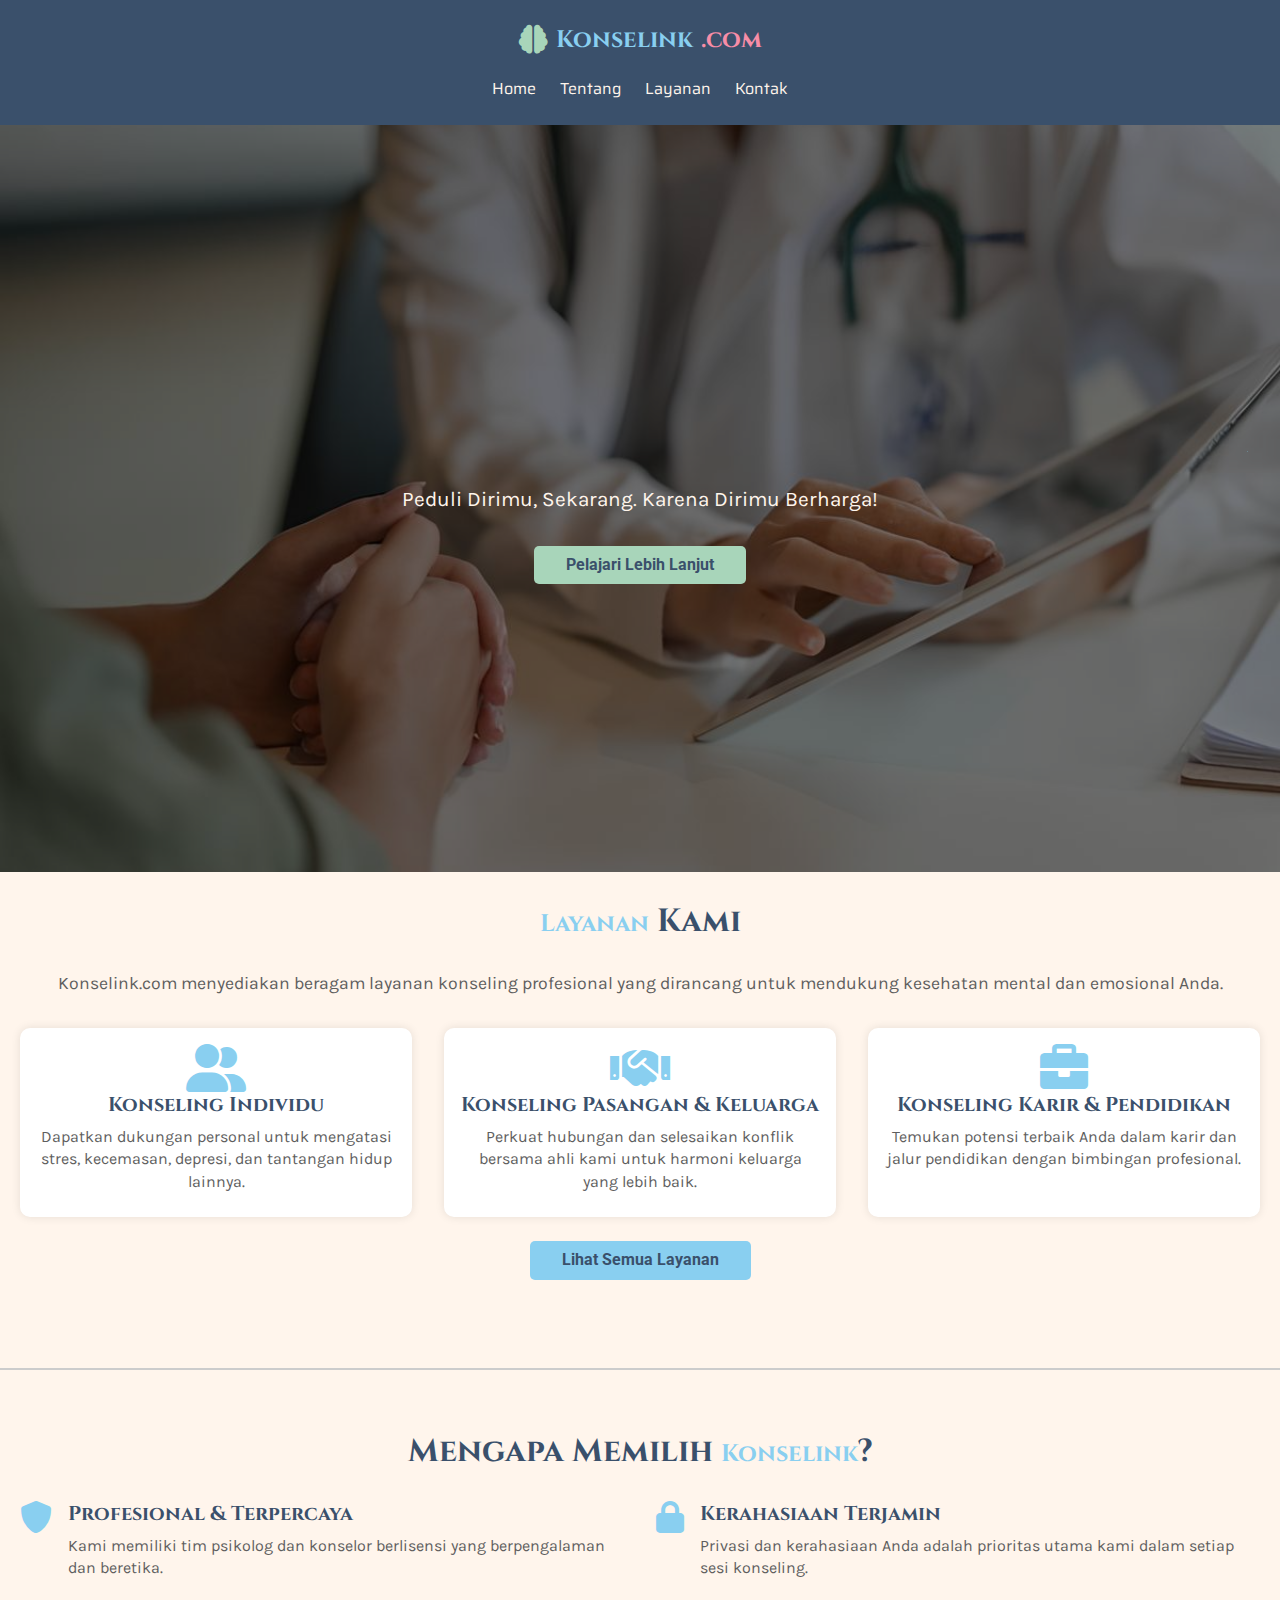
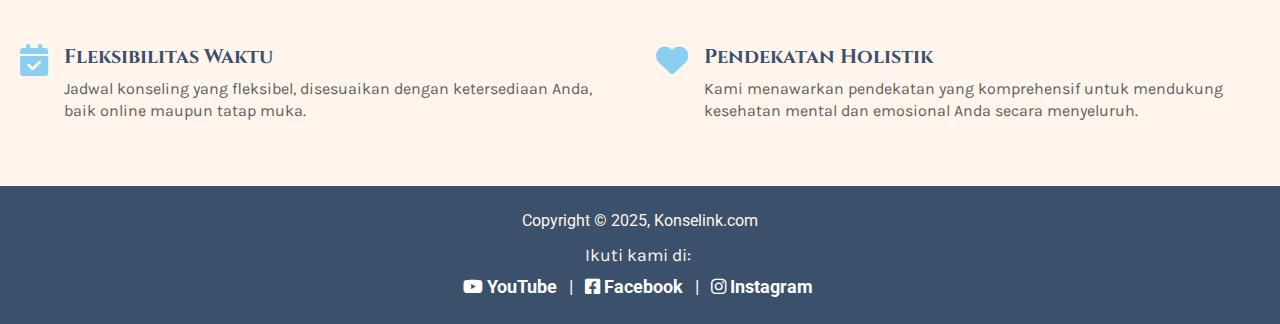
<file: index.html>
<!DOCTYPE html>
<html lang="id">
<head>
    <meta charset="UTF-8" />
    <meta name="viewport" content="width=device-width, initial-scale=1.0"/>
    <title>Konselink.com | Pusat Layanan Psikologi & Konseling</title>
    <meta name="description" content="Dapatkan bantuan psikolog terpercaya kapan saja. Konselink.com hadir untuk mendampingi kamu melalui sesi konseling yang fleksibel dan aman.">
    <link rel="stylesheet" href="css/style.css" />
    <link rel="stylesheet" href="https://cdnjs.cloudflare.com/ajax/libs/font-awesome/6.0.0-beta3/css/all.min.css"/>
</head>
<body>
    <nav id="navbar">
        <div class="container">
            <div class="logo">
                <h1>
                <i class="fas fa-brain icon-highlight" aria-hidden="true"></i>
                <span class="text-primary">Konselink</span>
                <span class="text-highlight">.com</span>
                </h1>
            </div>

            <ul class="nav-links">
                <li><a href="index.html">Home</a></li>
                <li><a href="tentang.html">Tentang</a></li>
                <li><a href="layanan.html">Layanan</a></li>
                <li><a href="contact.html">Kontak</a></li>
            </ul>
        </div>
    </nav>

    <main>
    <header id="showcase">
        <div class="overlay"></div>
        <div class="showcase-content">
            <div class="marquee">
                <h1 class="l-heading">Mulai Perjalanan Kesejahteraan Mentalmu</h1>
            </div>
            <p class="lead animate-fade-in-delay">
                Peduli Dirimu, Sekarang. Karena Dirimu Berharga!
            </p>
            <a href="tentang.html" class="btn animate-slide-up">Pelajari Lebih Lanjut</a>
        </div>
    </header>

    <section id="services-overview" class="bg-light py-2">
        <div class="container">
            <h2 class="m-heading text-center">
                <span class="text-primary">Layanan</span> Kami
            </h2>
            <p class="section-description text-center">
                Konselink.com menyediakan beragam layanan konseling profesional yang dirancang untuk mendukung kesehatan mental dan emosional Anda.
            </p>
            <div class="items grid-3">
                <div class="item card text-center">
                    <i class="fas fa-user-friends fa-3x text-primary"></i>
                    <h3>Konseling Individu</h3>
                    <p>Dapatkan dukungan personal untuk mengatasi stres, kecemasan, depresi, dan tantangan hidup lainnya.</p>
                </div>

                <div class="item card text-center">
                    <i class="fas fa-handshake fa-3x text-primary"></i>
                    <h3>Konseling Pasangan & Keluarga</h3>
                    <p>Perkuat hubungan dan selesaikan konflik bersama ahli kami untuk harmoni keluarga yang lebih baik.</p>
                </div>

                <div class="item card text-center">
                    <i class="fas fa-briefcase fa-3x text-primary"></i>
                    <h3>Konseling Karir & Pendidikan</h3>
                    <p>Temukan potensi terbaik Anda dalam karir dan jalur pendidikan dengan bimbingan profesional.</p>
                </div>
            </div>

            <div class="text-center py-1">
                 <a href="layanan.html" class="btn btn-dark">Lihat Semua Layanan</a>
            </div>
        </div>
    </section>

    <div class="section-divider"></div>

    <section id="why-choose-us" class="py-2">
        <div class="container">
            <h2 class="m-heading text-center">
                Mengapa Memilih <span class="text-primary">Konselink</span>?
            </h2>
            <div class="items grid-2">
                <div class="item why-card">
                    <i class="fas fa-shield-alt fa-2x text-primary"></i>
                    <div>
                        <h3>Profesional & Terpercaya</h3>
                        <p>Kami memiliki tim psikolog dan konselor berlisensi yang berpengalaman dan beretika.</p>
                    </div>
                </div>
                <div class="item why-card">
                    <i class="fas fa-lock fa-2x text-primary"></i>
                    <div>
                        <h3>Kerahasiaan Terjamin</h3>
                        <p>Privasi dan kerahasiaan Anda adalah prioritas utama kami dalam setiap sesi konseling.</p>
                    </div>
                </div>
                <div class="item why-card">
                    <i class="fas fa-calendar-check fa-2x text-primary"></i>
                    <div>
                        <h3>Fleksibilitas Waktu</h3>
                        <p>Jadwal konseling yang fleksibel, disesuaikan dengan ketersediaan Anda, baik online maupun tatap muka.</p>
                    </div>
                </div>
                <div class="item why-card">
                    <i class="fas fa-heart fa-2x text-primary"></i>
                    <div>
                        <h3>Pendekatan Holistik</h3>
                        <p>Kami menawarkan pendekatan yang komprehensif untuk mendukung kesehatan mental dan emosional Anda secara menyeluruh.</p>
                    </div>
                </div>
            </div>
        </div>
        </section>
        </main>


    <footer id="main-footer" class="bg-dark text-center py-1">
          <div class="container">
            Copyright &copy; 2025, Konselink.com
          </div>
          <div class="social-links text-center">
            <p>Ikuti kami di:</p>
            <a href="https://www.youtube.com/" target="_blank" rel="noopener noreferrer" class="social-link">
            <i class="fab fa-youtube" aria-hidden="true"></i> YouTube
            </a> |
            <a href="https://www.facebook.com/" target="_blank" rel="noopener noreferrer" class="social-link">
            <i class="fab fa-facebook-square" aria-hidden="true"></i> Facebook
            </a> |
            <a href="https://www.instagram.com/" target="_blank" rel="noopener noreferrer" class="social-link">
            <i class="fab fa-instagram" aria-hidden="true"></i> Instagram
            </a>
          </div>
        </footer>
</body>
</html>
</file>
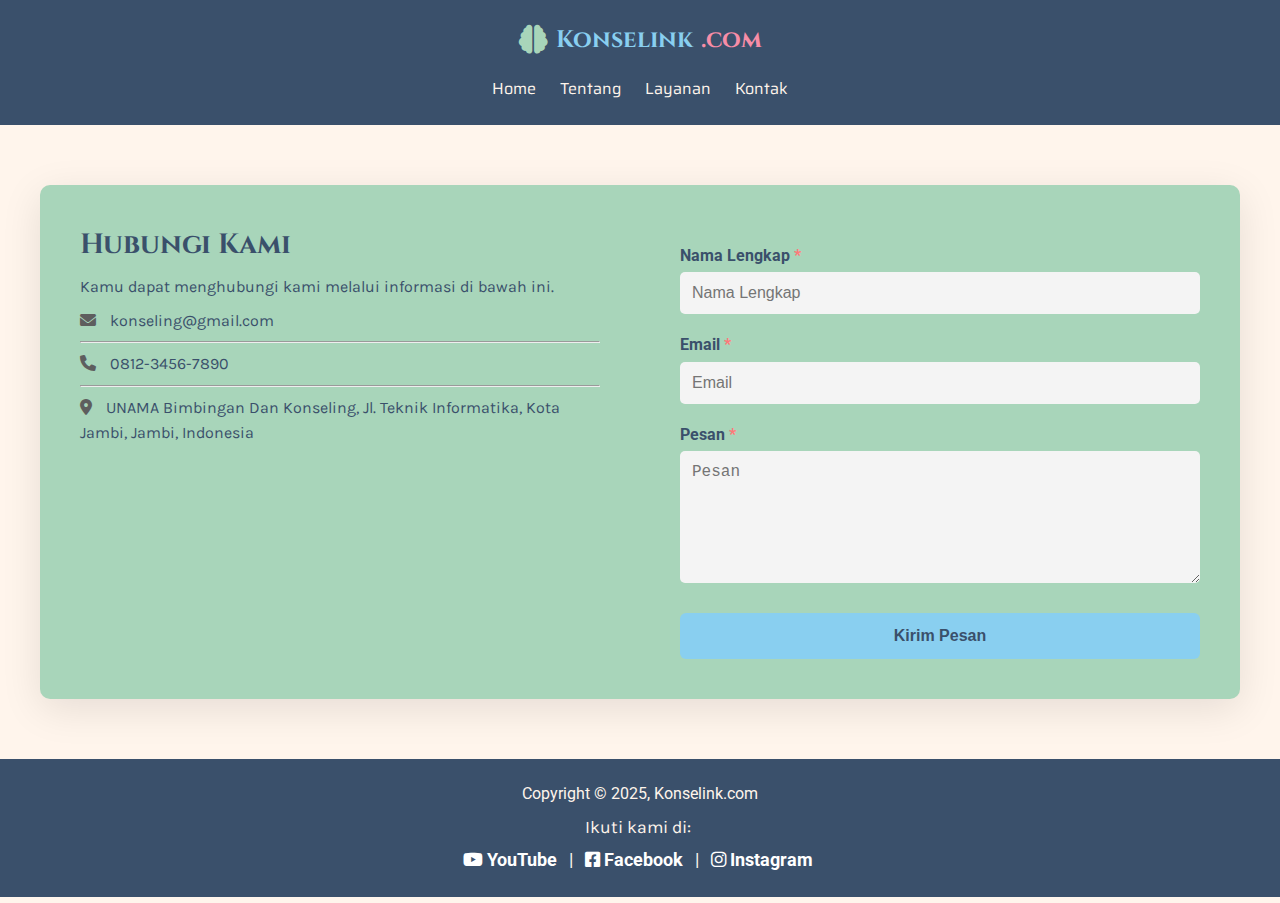
<file: contact.html>
<!DOCTYPE html>
<html lang="id">
<head>
  <meta charset="UTF-8">
  <meta name="viewport" content="width=device-width, initial-scale=1.0">
  <title>Konselink.com | Pusat Layanan Psikologi & Konseling</title>
  <meta name="description" content="Dapatkan bantuan psikolog terpercaya kapan saja. Konselink.com hadir untuk mendampingi kamu melalui sesi konseling yang fleksibel dan aman.">
  <link rel="stylesheet" href="css/style.css" />
  <link rel="stylesheet" href="https://cdnjs.cloudflare.com/ajax/libs/font-awesome/6.0.0-beta3/css/all.min.css"/>
</head>
<body>
    <nav id="navbar">
      <div class="container">
        <div class="logo">
          <h1>
            <i class="fas fa-brain icon-highlight" aria-hidden="true"></i>
            <span class="text-primary">Konselink</span>
            <span class="text-highlight">.com</span>
          </h1>
        </div>

            <ul class="nav-links">
                <li><a href="index.html">Home</a></li>
                <li><a href="tentang.html">Tentang</a></li>
                <li><a href="layanan.html">Layanan</a></li>
                <li><a href="contact.html">Kontak</a></li>
            </ul>     
      </div>   
    </nav>

 <main>
  <section class="contact-section">
    <div class="contact-container">
      <!-- Kiri: Info Kontak -->
      <div class="contact-info">
        <h2>Hubungi Kami</h2>
        <p>Kamu dapat menghubungi kami melalui informasi di bawah ini.</p>
        <p><i class="fas fa-envelope"></i> konseling@gmail.com</p>
        <hr>
        <p><i class="fas fa-phone"></i> 0812-3456-7890</p>
        <hr>
        <p><i class="fas fa-map-marker-alt"></i> 
          UNAMA Bimbingan Dan Konseling, Jl. Teknik Informatika, Kota Jambi, Jambi, Indonesia
        </p>
      </div>

      <!-- Kanan: Form Kontak -->
      <div class="contact-form">

        <div id="pesanSukses" class="message-box">
    Terima kasih! Pesan kamu sudah dikirim.
  </div>

        <form id="kontakForm" action="#" method="post">
          <label for="nama">Nama Lengkap <span class="required">*</span></label>
          <input type="text" id="nama" name="nama" placeholder="Nama Lengkap" required />

          <label for="email">Email <span class="required">*</span></label>
          <input type="email" id="email" name="email" placeholder="Email" required />

          <label for="pesan">Pesan <span class="required">*</span></label>
          <textarea id="pesan" name="pesan" placeholder="Pesan" rows="6" required></textarea>

          <button type="submit">Kirim Pesan</button>

    
        </form>
      </div>
    </div>
  </section>
  </main>

     <footer id="main-footer" class="bg-dark text-center py-1">
          <div class="container">
            Copyright &copy; 2025, Konselink.com
          </div>
          <div class="social-links text-center">
            <p>Ikuti kami di:</p>
            <a href="https://www.youtube.com/" target="_blank" rel="noopener noreferrer" class="social-link">
            <i class="fab fa-youtube" aria-hidden="true"></i> YouTube
            </a> |
            <a href="https://www.facebook.com/" target="_blank" rel="noopener noreferrer" class="social-link">
            <i class="fab fa-facebook-square" aria-hidden="true"></i> Facebook
            </a> |
            <a href="https://www.instagram.com/" target="_blank" rel="noopener noreferrer" class="social-link">
            <i class="fab fa-instagram" aria-hidden="true"></i> Instagram
            </a>
          </div>
        </footer>

        <script>
  document.getElementById("kontakForm").addEventListener("submit", function(event) {
    event.preventDefault(); // Hindari reload halaman

    // Tampilkan box pesan
    const pesanSukses = document.getElementById("pesanSukses");
    pesanSukses.style.display = "block";

    // Reset form
    this.reset();

    // Sembunyikan pesan setelah 5 detik
    setTimeout(() => {
      pesanSukses.style.display = "none";
    }, 5000);
  });
</script>

</body>
</html>
</file>
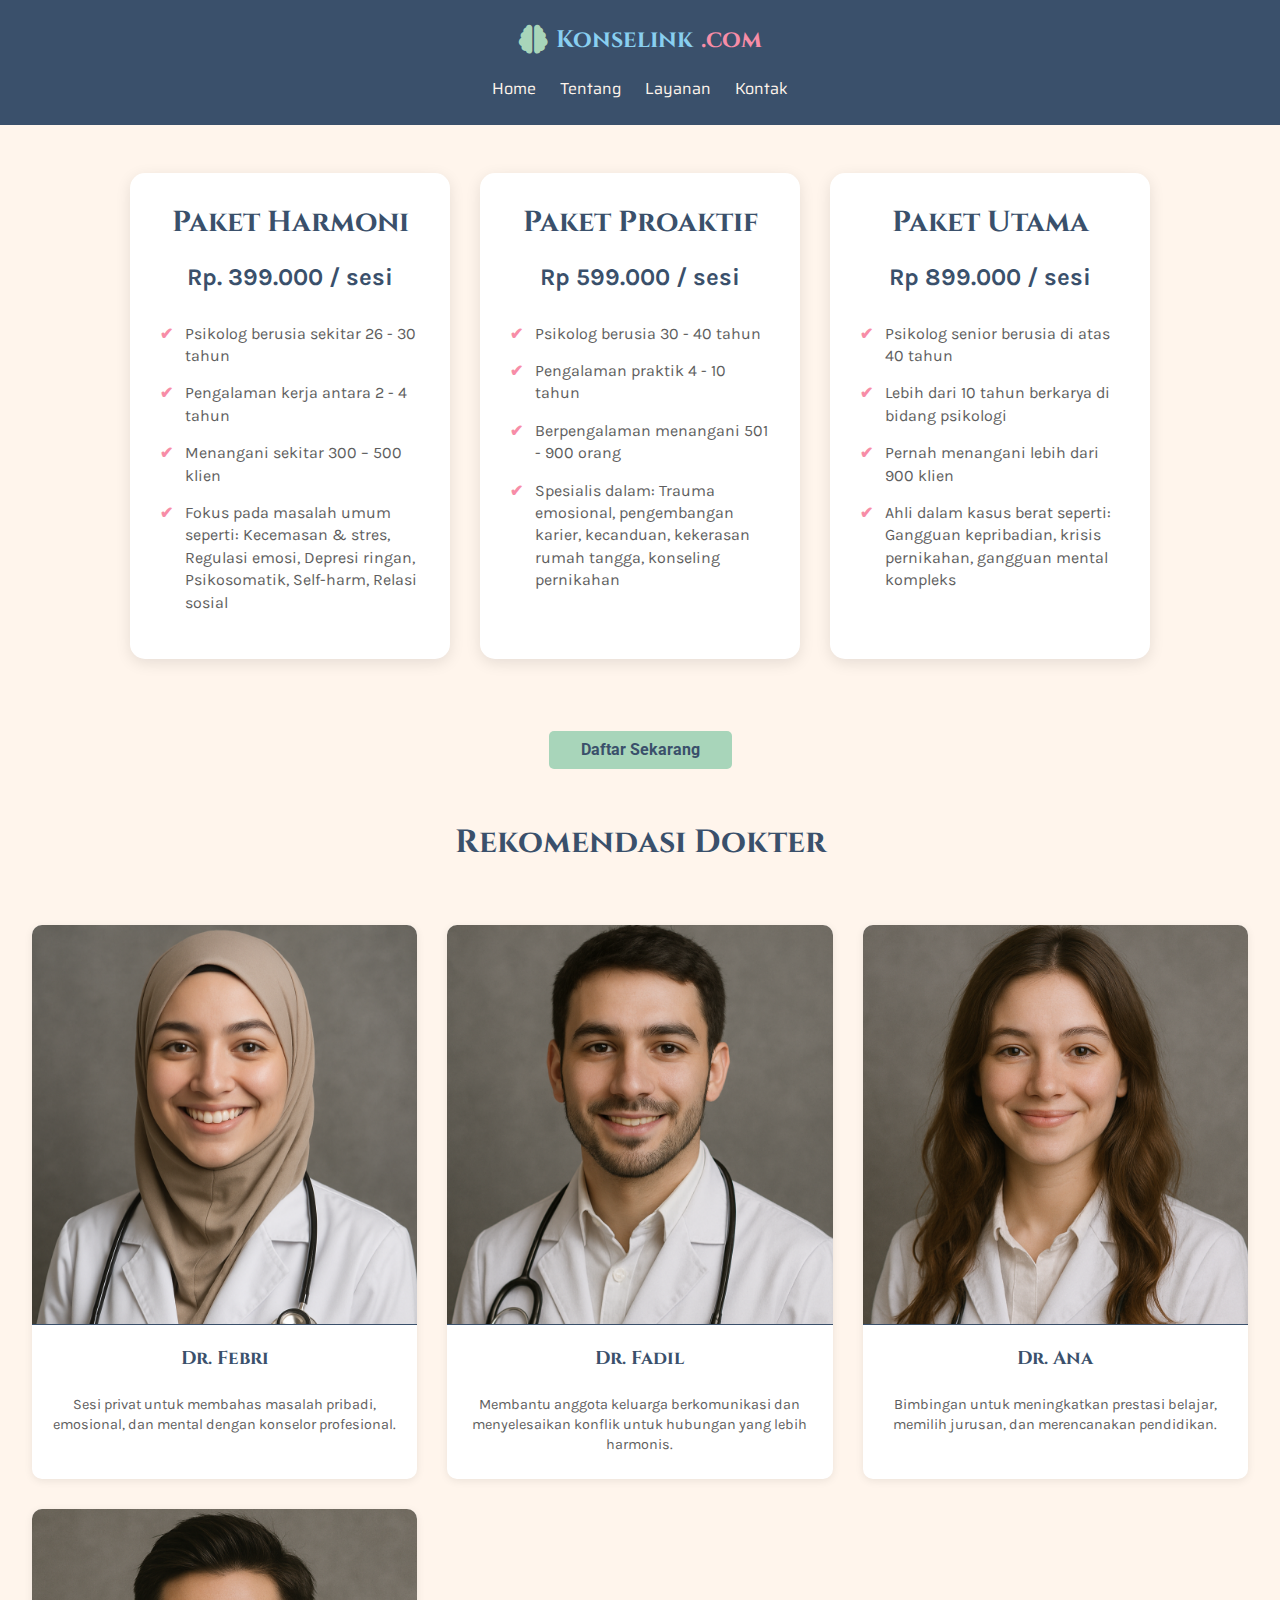
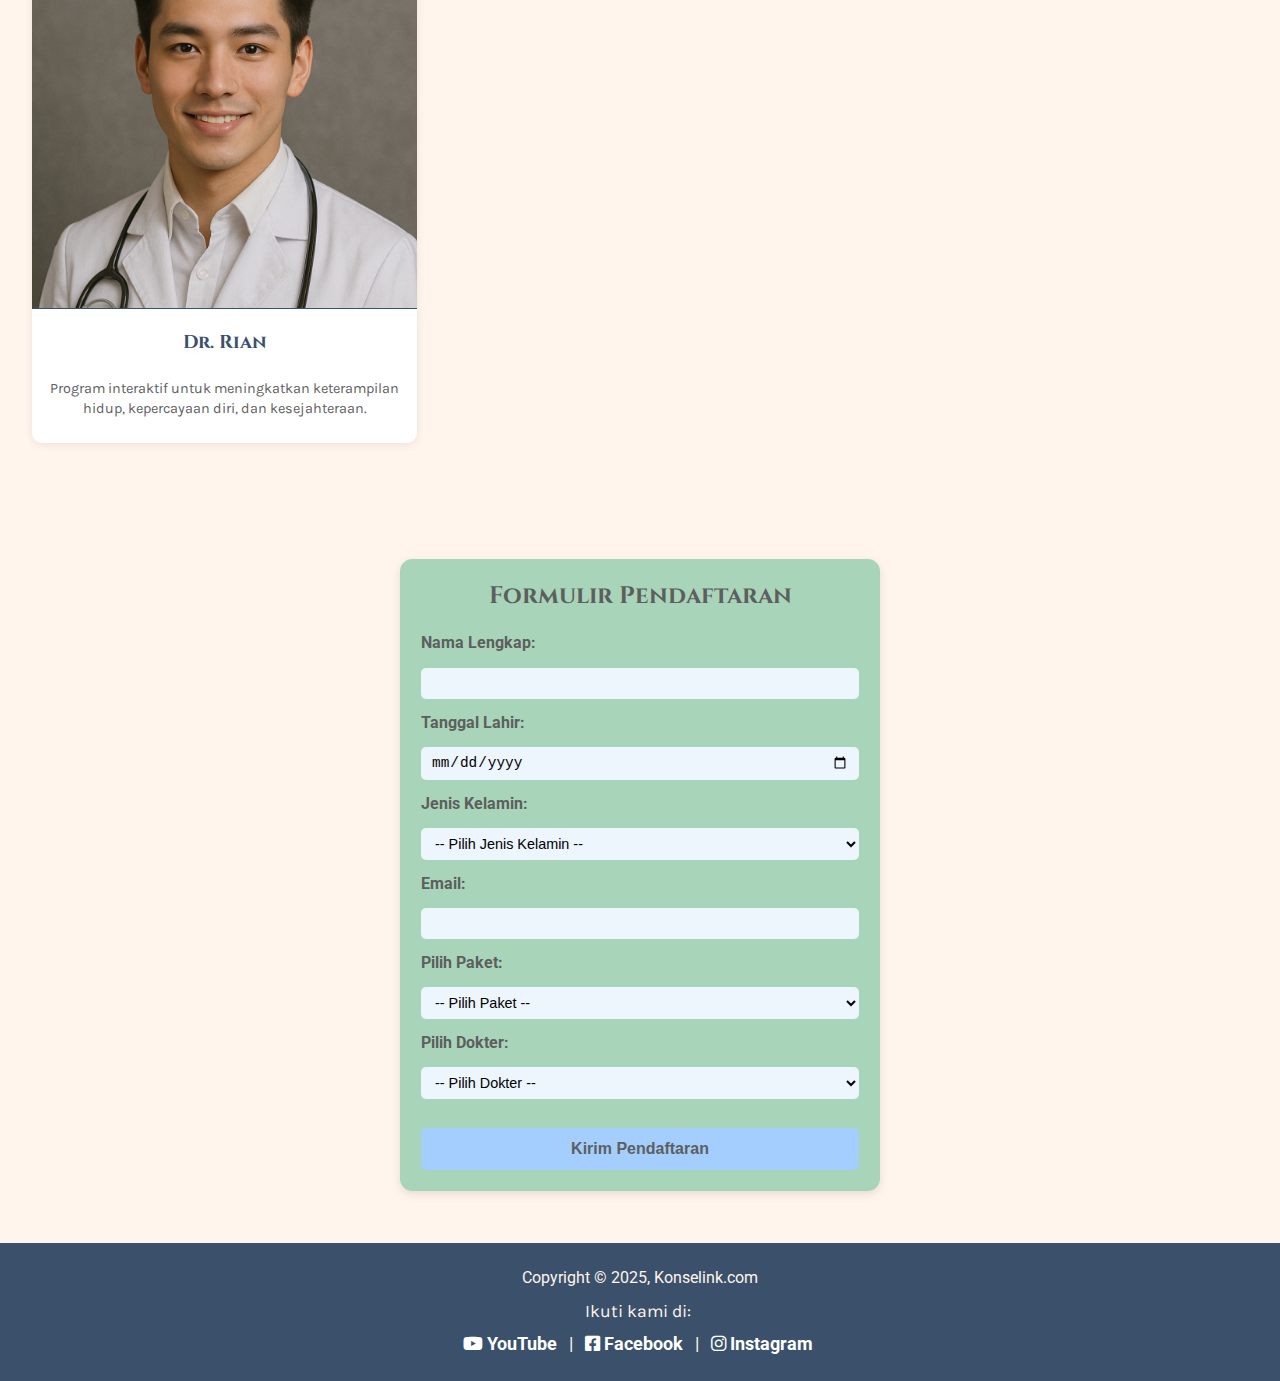
<file: layanan.html>
<!DOCTYPE html>
<html lang="id">
<head>
  <meta charset="UTF-8">
  <meta name="viewport" content="width=device-width, initial-scale=1.0">
  <title>Konselink.com | Pusat Layanan Psikologi & Konseling</title>
  <meta name="description" content="Dapatkan bantuan psikolog terpercaya kapan saja. Konselink.com hadir untuk mendampingi kamu melalui sesi konseling yang fleksibel dan aman.">
  <link rel="stylesheet" href="css/style.css" />
  <link rel="stylesheet" href="https://cdnjs.cloudflare.com/ajax/libs/font-awesome/6.0.0-beta3/css/all.min.css"/>
</head>
<body>
    <nav id="navbar">
       <div class="container">
        <div class="logo">
            <h1>
              <i class="fas fa-brain icon-highlight" aria-hidden="true"></i>
              <span class="text-primary">Konselink</span>
              <span class="text-highlight">.com</span>
            </h1>
         </div>

            <ul class="nav-links">
                <li><a href="index.html">Home</a></li>
                <li><a href="tentang.html">Tentang</a></li>
                <li><a href="layanan.html">Layanan</a></li>
                <li><a href="contact.html">Kontak</a></li>
            </ul>       
       </div>
    </nav>

    <main>
    <div class="plans-container">
        <div class="plan-card essential">
            <h3>Paket Harmoni</h3>
            <p class="price">Rp. 399.000 / sesi</p>
            <ul>
                <li>Psikolog berusia sekitar 26 - 30 tahun</li>
                <li>Pengalaman kerja antara 2 - 4 tahun</li>
                <li>Menangani sekitar 300 – 500 klien</li>
                <li>Fokus pada masalah umum seperti: Kecemasan & stres, Regulasi emosi, Depresi ringan, Psikosomatik, Self-harm, Relasi sosial</li>
            </ul>
        </div>

        <div class="plan-card profesional">
            <h3>Paket Proaktif</h3>
            <p class="price">Rp 599.000 / sesi</p>
            <ul>
                <li>Psikolog berusia 30 - 40 tahun</li>
                <li>Pengalaman praktik 4 - 10 tahun</li>
                <li>Berpengalaman menangani 501 - 900 orang</li>
                <li>Spesialis dalam: Trauma emosional, pengembangan karier, kecanduan, kekerasan rumah tangga, konseling pernikahan</li>
            </ul>
        </div>

        <div class="plan-card premium">
            <h3>Paket Utama</h3>
            <p class="price">Rp 899.000 / sesi</p>
            <ul>
                <li>Psikolog senior berusia di atas 40 tahun</li>
                <li>Lebih dari 10 tahun berkarya di bidang psikologi</li>
                <li>Pernah menangani lebih dari 900 klien</li>
                <li>Ahli dalam kasus berat seperti: Gangguan kepribadian, krisis pernikahan, gangguan mental kompleks</li>
            </ul>
        </div>
    </div>    

        <div class="text-center py-1">
        <a href="#form-pendaftaran" class="btn">Daftar Sekarang</a>
        </div>


      <section class="layanan-section">

            <h2 class="m-heading p-2 text-center">Rekomendasi Dokter</h2>
        
        <div class="layanan-grid">
          <div class="layanan-item">
            <img src="images/febri.png" alt="Dr. Febri - Psikolog Spesialis Kecemasan dan Regulasi Emosi"/>
            <h3>Dr. Febri</h3>
            <p>
              Sesi privat untuk membahas masalah pribadi, emosional, dan mental
              dengan konselor profesional.
            </p>
          </div>
          <div class="layanan-item">
            <img src="images/fadil.png" alt="Dr. Fadil - Psikolog Ahli Konseling Pernikahan dan Karier"/>
            <h3>Dr. Fadil</h3>
            <p>
              Membantu anggota keluarga berkomunikasi dan menyelesaikan konflik
              untuk hubungan yang lebih harmonis.
            </p>
          </div>
          <div class="layanan-item">
            <img src="images/ana.png" alt="Dr. Ana - Psikolog Bimbingan Akademik dan Prestasi"/>
            <h3>Dr. Ana</h3>
            <p>
              Bimbingan untuk meningkatkan prestasi belajar, memilih jurusan,
              dan merencanakan pendidikan.
            </p>
          </div>
          <div class="layanan-item">
            <img src="images/rian.png" alt="Dr. Rian - Psikolog Peningkatan Kesejahteraan dan Keterampilan Hidup"/>
            <h3>Dr. Rian</h3>
            <p>
              Program interaktif untuk meningkatkan keterampilan hidup,
              kepercayaan diri, dan kesejahteraan.
            </p>
          </div>

        </div>
      </section>

<section id="form-pendaftaran" class="form-section">
  <div class="form-card">
    <h2>Formulir Pendaftaran</h2>
    <form action="#" method="post">
      <label for="nama">Nama Lengkap:</label>
      <input type="text" id="nama" name="nama" required>

      <label for="birthdate">Tanggal Lahir:</label>
      <input type="date" id="birthdate" name="birthdate" required>

       <label for="gender">Jenis Kelamin:</label>
        <select id="gender" name="gender" required>
          <option value="">-- Pilih Jenis Kelamin --</option>
          <option value="pria">Laki-Laki</option>
          <option value="wanita">Perempuan</option>
        </select>

      <label for="email">Email:</label>
      <input type="email" id="email" name="email" required>

      <label for="paket">Pilih Paket:</label>
      <select id="paket" name="paket" required>
        <option value="">-- Pilih Paket --</option>
        <option value="harmoni">Paket Harmoni</option>
        <option value="proaktif">Paket Proaktif</option>
        <option value="utama">Paket Utama</option>
      </select>

      <label for="dokter">Pilih Dokter:</label>
      <select id="dokter" name="dokter">
        <option value="">-- Pilih Dokter --</option>
        <option value="febri">Dr. Febri</option>
        <option value="fadil">Dr. Fadil</option>
        <option value="ana">Dr. Ana</option>
        <option value="rian">Dr. Rian</option>
      </select>

     <button type="button" onclick="showPayment()">Kirim Pendaftaran</button>
    </form>
  </div>

<section id="payment-section" style="display: none;" class="payment-card">
  <h2>Langkah Terakhir: Pembayaran</h2>
  <p>Silakan pilih metode pembayaran yang kamu inginkan:</p>

  <div class="payment-methods">
    <!-- <div class="payment-option">
      <img src="images/qris.png" alt="Bayar dengan QRIS">
      <p>QRIS (semua e-wallet)</p>
    </div> -->
    <div class="payment-option">
      <img src="images/BCA.png" alt="Transfer ke BCA" class="payment-img">
      <p>Transfer BCA<br><strong>123-456-7890</strong> a.n. Konselink aselole</p>
    </div>
    <div class="payment-option">
      <img src="images/DANA.png" alt="Bayar dengan DANA" class="dana-img">
      <p>DANA<br><strong>0812-3456-7890</strong> a.n. Konselink aselole</p>
    </div>
  </div>

  <p class="text-center">Setelah transfer, kirim bukti pembayaran ke <strong>admin@konselink.com</strong> atau WhatsApp: <strong>0812-XXXX-XXXX</strong>.</p>

  <div class="text-center mt-2">
    <button class="btn" onclick="goBackToForm()">Kembali ke Formulir</button>
  </div>
</section>
</section>
</main>

     <footer id="main-footer" class="bg-dark text-center py-1">
          <div class="container">
            Copyright &copy; 2025, Konselink.com
          </div>
          <div class="social-links text-center">
            <p>Ikuti kami di:</p>
            <a href="https://www.youtube.com/" target="_blank" rel="noopener noreferrer" class="social-link">
            <i class="fab fa-youtube" aria-hidden="true"></i> YouTube
            </a> |
            <a href="https://www.facebook.com/" target="_blank" rel="noopener noreferrer" class="social-link">
            <i class="fab fa-facebook-square" aria-hidden="true"></i> Facebook
            </a> |
            <a href="https://www.instagram.com/" target="_blank" rel="noopener noreferrer" class="social-link">
            <i class="fab fa-instagram" aria-hidden="true"></i> Instagram
            </a>
          </div>

        </footer>

       <script>
          document.querySelectorAll('a[href^="#form-pendaftaran"]').forEach(anchor => {
          anchor.addEventListener('click', function(e) {
          e.preventDefault();
          const section = document.querySelector(this.getAttribute('href'));
          if (section) {
            section.scrollIntoView({ behavior: 'smooth', block: 'start' });
          }
        });
      });
</script>

<script>
  function showPayment() {
    const formCard = document.querySelector('.form-card');
    const paymentSection = document.getElementById('payment-section');

    // Validasi sederhana
    const nama = document.getElementById('nama').value;
    const email = document.getElementById('email').value;
    const paket = document.getElementById('paket').value;

    if (nama && email && paket) {
      formCard.style.display = 'none';
      paymentSection.style.display = 'block';
      paymentSection.scrollIntoView({ behavior: 'smooth' });
    } else {
      alert('Mohon lengkapi semua data wajib terlebih dahulu.');
    }
  }

  function goBackToForm() {
    document.querySelector('.form-card').style.display = 'block';
    document.getElementById('payment-section').style.display = 'none';
    document.querySelector('.form-card').scrollIntoView({ behavior: 'smooth' });
  }
</script>


</body>
</html>
</file>
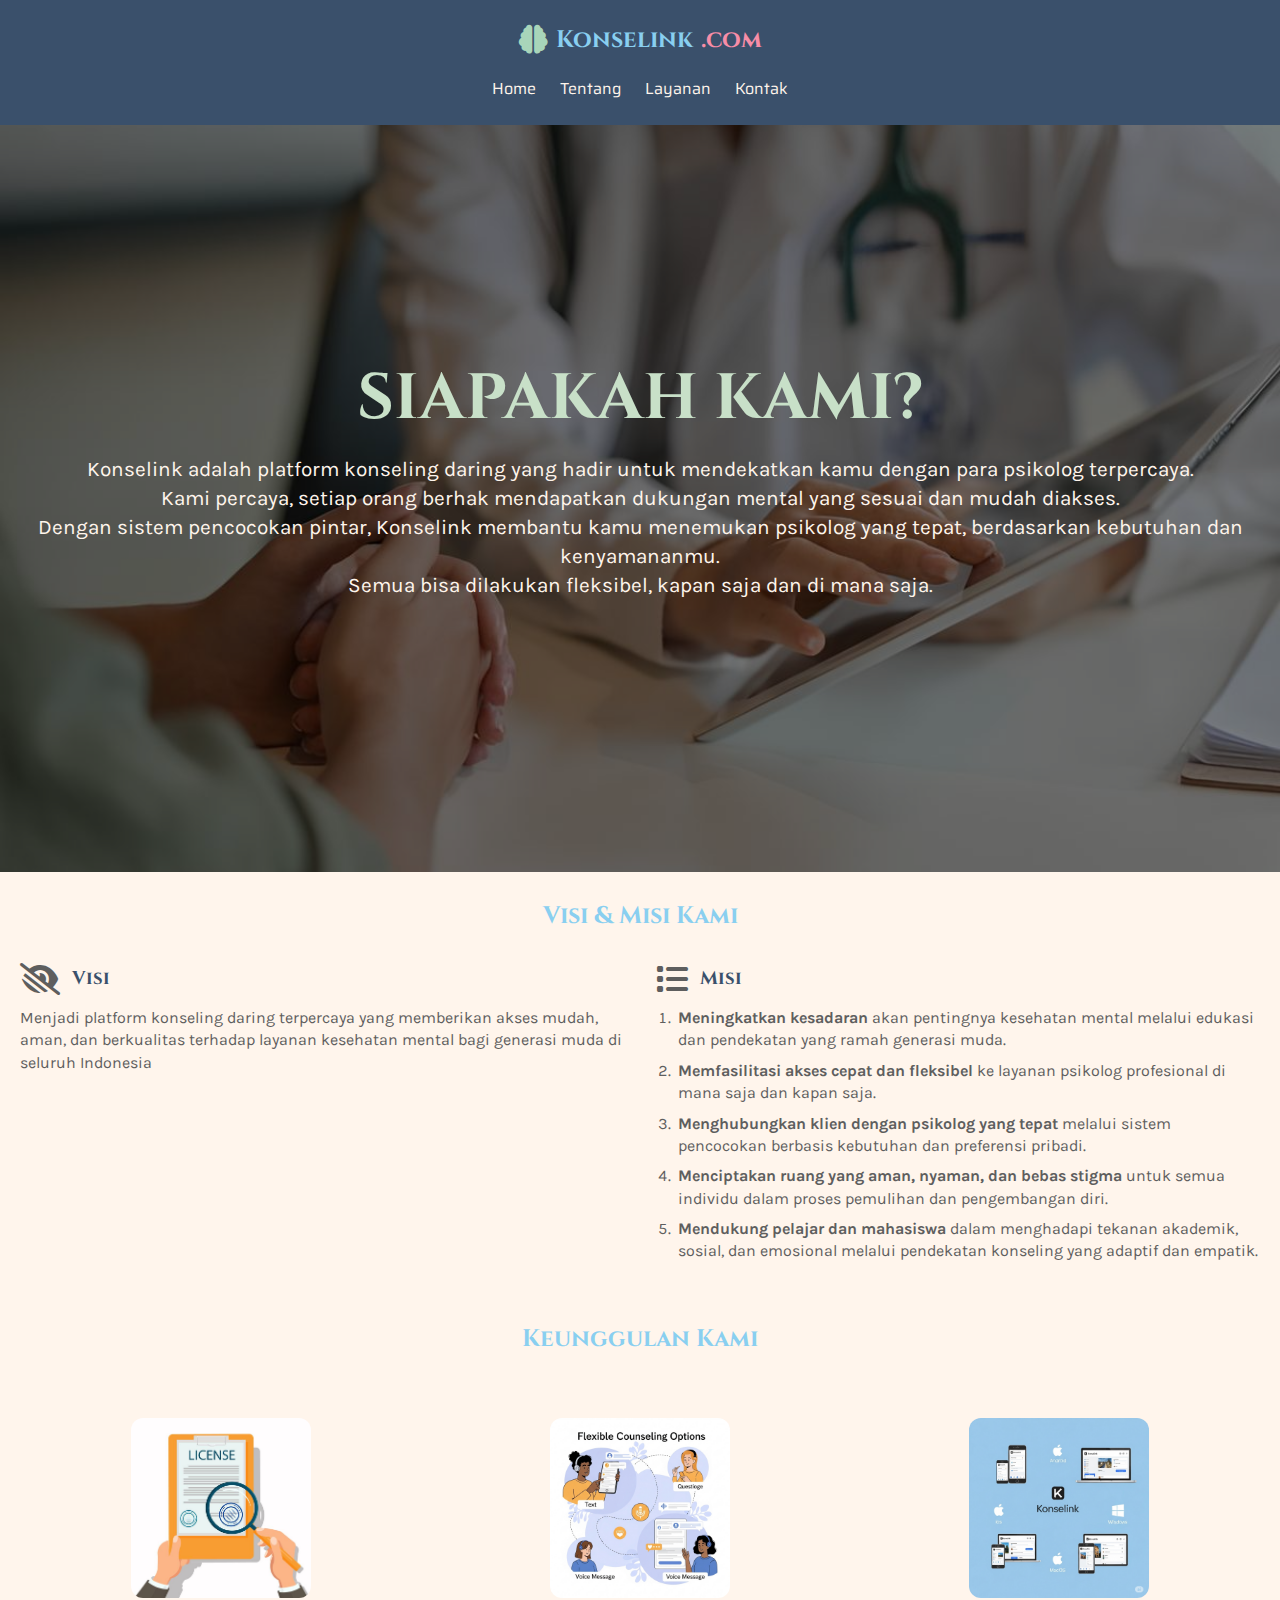
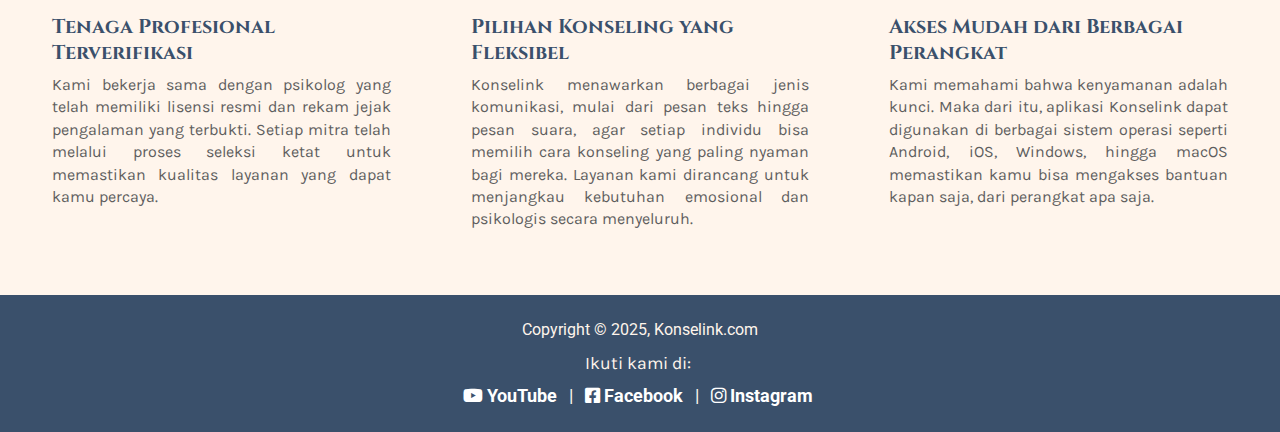
<file: tentang.html>
<!DOCTYPE html>
<html lang="id">
<head>
  <meta charset="UTF-8">
  <meta name="viewport" content="width=device-width, initial-scale=1.0">
  <title>Konselink.com | Pusat Layanan Psikologi & Konseling</title>
  <meta name="description" content="Dapatkan bantuan psikolog terpercaya kapan saja. Konselink.com hadir untuk mendampingi kamu melalui sesi konseling yang fleksibel dan aman.">
  <link rel="stylesheet" href="css/style.css" />
  <link rel="stylesheet" href="https://cdnjs.cloudflare.com/ajax/libs/font-awesome/6.0.0-beta3/css/all.min.css"/>
</head>
<body>
    <nav id="navbar">
      <div class="container">
        <div class="logo">
          <h1>
            <i class="fas fa-brain icon-highlight" aria-hidden="true"></i>
            <span class="text-primary">Konselink</span>
            <span class="text-highlight">.com</span>
          </h1>
       </div>

            <ul class="nav-links">
                <li><a href="index.html">Home</a></li>
                <li><a href="tentang.html">Tentang</a></li>
                <li><a href="layanan.html">Layanan</a></li>
                <li><a href="contact.html">Kontak</a></li>
            </ul>        
      </div>
    </nav>

    <main>
    <header id="showcase">
      <div class="overlay"></div>
      <div class="showcase-content">
        <h2 class="l-heading"> SIAPAKAH KAMI?</h2>        
        <p class="lead">
          Konselink adalah platform konseling daring yang hadir untuk mendekatkan kamu dengan para psikolog terpercaya.
          <br> Kami percaya, setiap orang berhak mendapatkan dukungan mental yang sesuai dan mudah diakses.
          <br> Dengan sistem pencocokan pintar, Konselink membantu kamu menemukan psikolog yang tepat, berdasarkan kebutuhan dan kenyamananmu.
          <br> Semua bisa dilakukan fleksibel, kapan saja dan di mana saja.
        </p>
      </div>
    </header>

    <section id="tentang-visimisi" class="bg-light py-1">
      <div class="container">
        <h2 class="m-heading text-center">
          <span class="text-primary">Visi & Misi Kami</span>
        </h2>

        <div class="visimisi-flex">

          <div class="visimisi-box">
            <div class="visimisi-header">
              <i class="fas fa-low-vision fa-2x"></i>
              <h3>Visi</h3>
            </div>
              <p>
                Menjadi platform konseling daring terpercaya yang memberikan akses mudah, aman, dan berkualitas terhadap layanan kesehatan mental bagi generasi muda di seluruh Indonesia
              </p>
            </div>

          <div class="visimisi-box">
            <div class="visimisi-header">
            <i class="fas fa-list fa-2x"></i>
              <h3>Misi</h3> 
            </div>
              <ol class="list">             
                  <li><b>Meningkatkan kesadaran</b> akan pentingnya kesehatan mental melalui edukasi dan pendekatan yang ramah generasi muda.</li>
                  <li><b>Memfasilitasi akses cepat dan fleksibel</b> ke layanan psikolog profesional di mana saja dan kapan saja.</li>
                  <li><b>Menghubungkan klien dengan psikolog yang tepat</b> melalui sistem pencocokan berbasis kebutuhan dan preferensi pribadi.</li>
                  <li><b>Menciptakan ruang yang aman, nyaman, dan bebas stigma</b> untuk semua individu dalam proses pemulihan dan pengembangan diri.</li>
                  <li><b>Mendukung pelajar dan mahasiswa</b> dalam menghadapi tekanan akademik, sosial, dan emosional melalui pendekatan konseling yang adaptif dan empatik.</li>
              </ol>
            </div>
          </div>          
        </div>
      </div>
     </section>

     <section id="tentang-keunggulan" class="bg-light py-1">
      <div class="container">
        <h2 class="m-heading text-center">
          <span class="text-primary">Keunggulan Kami</span>
        </h2>
        <div class="items">

          <div class="item">
            <div class="text-center">
              <img src="images/lisensi.jpg" alt="Ilustrasi lisensi profesional psikolog">
            </div>
              <div>
              <h3>Tenaga Profesional Terverifikasi</h3>
              <p>Kami bekerja sama dengan psikolog yang telah memiliki lisensi resmi dan rekam jejak pengalaman yang terbukti. 
                Setiap mitra telah melalui proses seleksi ketat untuk memastikan kualitas layanan yang dapat kamu percaya.</p>
            </div>
          </div>

          <div class="item">
            <div class="text-center">
              <img src="images/komunikasi.jpg" alt="Ilustrasi komunikasi fleksibel dalam konseling">
            </div>
              <div>
              <h3>Pilihan Konseling yang Fleksibel</h3>
              <p>Konselink menawarkan berbagai jenis komunikasi, mulai dari pesan teks hingga pesan suara, agar setiap individu bisa memilih cara konseling yang paling nyaman bagi mereka. 
                Layanan kami dirancang untuk menjangkau kebutuhan emosional dan psikologis secara menyeluruh.</p>
            </div>
          </div>

          <div class="item">
            <div class="text-center">
              <img src="images/akses.jpg" alt="Ilustrasi akses mudah dari berbagai perangkat">
            </div>
              <div>
              <h3>Akses Mudah dari Berbagai Perangkat</h3>
              <p>Kami memahami bahwa kenyamanan adalah kunci. Maka dari itu, aplikasi Konselink dapat digunakan di berbagai sistem operasi 
                seperti Android, iOS, Windows, hingga macOS memastikan kamu bisa mengakses bantuan kapan saja, dari perangkat apa saja.</p>
            </div>
          </div>
        </div>
      </div>
     </section>
     </main>

     <footer id="main-footer" class="bg-dark text-center py-1">
          <div class="container">
            Copyright &copy; 2025, Konselink.com
          </div>
          <div class="social-links text-center">
            <p>Ikuti kami di:</p>
            <a href="https://www.youtube.com/" target="_blank" rel="noopener noreferrer" class="social-link">
            <i class="fab fa-youtube" aria-hidden="true"></i> YouTube
            </a> |
            <a href="https://www.facebook.com/" target="_blank" rel="noopener noreferrer" class="social-link">
            <i class="fab fa-facebook-square" aria-hidden="true"></i> Facebook
            </a> |
            <a href="https://www.instagram.com/" target="_blank" rel="noopener noreferrer" class="social-link">
            <i class="fab fa-instagram" aria-hidden="true"></i> Instagram
            </a>
          </div>
        </footer>

</body>
</html>
</file>
<file: css/style.css>
@import url('https://fonts.googleapis.com/css2?family=Cinzel:wght@400..900&family=Karla:ital,wght@0,200..800;1,200..800&family=Roboto:ital,wght@0,100..900;1,100..900&family=Saira:ital,wght@0,100..900;1,100..900&display=swap');

* {
  margin: 0;
  padding: 0;
  box-sizing: border-box;
}

body {
  font-family: 'Roboto', sans-serif; /* font utama seluruh halaman */
  line-height: 1.4; /* spasi antarbaris teks */
  background-color: #FFF5EC; /*warna tema Konselink */
  color: #5E5E5E;  /*warna teks utama */
}

/* Digunakan sebagai pembungkus utama konten agar tidak terlalu lebar. */
.container {
  max-width: 1500px;
  margin: 0 auto;
  padding: 0 20px;
}

a {
  text-decoration: none;
}

h1, h2, h3 {
  font-family: "Cinzel", serif;
  font-weight: 700;
  color: #3A506B; /* warna tema utama Konselink.com. */
  
}

/* Logo (ikon + teks) */
.logo {
  display: flex;
  align-items: center;
  justify-content: center;
  gap: 8px;
  margin-top: 1rem;
  text-align: center;
  flex-wrap: wrap;
}

/* warna icon otak */
.icon-highlight {
  font-size: 1.5rem; 
  color: #A8D5BA; 
}

.text-primary {
  font-size: 1.5rem;  /* Ukuran teks Konselink */
  font-weight: bold;
  color: #89CFF0;
}

/* warna teks .com */
.text-highlight {
  font-size: 1.5rem;
  font-weight: bold;
  color: #f78da7; 
  animation: blink 1.5s infinite;
}

.marquee {
  display: inline-block;
  animation: scrollLeft 15s linear infinite;
  font-family: 'Cinzel', serif;
  font-size: 1.8rem;
  color: #3A506B;
  width: 100%;
  overflow: hidden;
  position: relative;
  background: transparent;
}

.marquee h1 {
  display: inline-block;
  white-space: nowrap;
  font-size: clamp(1.5rem, 5vw, 3rem);
  text-align: center;
  padding-left: 100%;
  animation: marquee-scroll 20s linear infinite;
}

.marquee-wrapper {
  width: 100%;
  overflow: hidden;
  background: transparent; /* opsional */
  white-space: nowrap;
}

/* Animasi dari kanan ke kiri */
@keyframes marquee-scroll {
  0% {
    transform: translateX(0%);
  }
  100% {
    transform: translateX(-100%);
  }
}

/* Animasi blink-blink */
@keyframes blink {
  0%, 100% {
    opacity: 1;
  }
  50% {
    opacity: 0.3;
  }
}

/* Navbar wrapper */
#navbar {
  position: sticky;
  top: 0;
  background: #3A506B;
  color: #FFF5EC;
  padding: 0.5rem 0 1rem;
  z-index: 10; /* urutan lapisan elemen secara vertikal (depan-belakang) */
}

/* Container navbar: logo dan menu ditumpuk vertikal, diratakan tengah */
#navbar .container {
  display: flex;
  flex-direction: column;
  align-items: center;
  gap: 0.8rem;
}

/* Logo (icon otak + teks) */
.logo h1 {
  display: flex;
  align-items: center;
  gap: 0.5rem;
  font-size: 1.8rem;
  font-family: "Cinzel", serif;
  margin: 0;
}

.icon-highlight {
  font-size: 1.8rem;
  color: #A8D5BA;
}

.text-primary {
  color: #89CFF0;
}

.text-highlight {
  color: #f78da7;
}

/* Menu navigasi horizontal */
.nav-links {
  display: flex;
  gap: 0.5rem;
  list-style: none;
  margin: 0;
  padding: 0;
  justify-content: center;
  flex-wrap: wrap;
}

.nav-links li a {
  color: #FFF5EC;
  text-decoration: none;
  font-family: "Saira", sans-serif;
  font-size: 1rem;
  padding: 0.5rem;
  transition: 0.3s;
}

.nav-links li a:hover {
  background-color: #A8D5BA;
  color: #3A506B;
  border-radius: 5px;
}


#showcase {
  position: sticky;
  background: #3A506B url('../images/latar.jpg') no-repeat center center/cover;
  height: 83vh;
  overflow: hidden;
  color: #FFF5EC;
}

#showcase .overlay {
  position: absolute;
  top: 0; left: 0; right: 0; bottom: 0;
  background-color: rgba(0, 0, 0, 0.5);
  z-index: 0;
  pointer-events: none; /* agar tidak ganggu klik/tombol */
}

#showcase .showcase-content {
  position: relative;
  z-index: 1;

  display: flex;
  flex-direction: column;
  justify-content: center;
  align-items: center;
  text-align: center;

  height: 100%;
  padding: 0 2rem;
}

p, ol, li, b {
  margin: 0.5rem 0;
  font-family: "Karla", sans-serif;
}

.section-description {
  margin-bottom: 2rem;
  color: #5E5E5E;
  font-size: 1.1rem;
}

.bg-light {
  background: #FFF5EC;
  color: #5E5E5E;
}
.bg-dark {
  background: #3A506B;
  color: #FFF5EC;
}

.l-heading {
  font-size: 4rem;
  margin-bottom: 0.75rem;
  line-height: 1.1;
  color: #c8e0c8;
}

.m-heading {
  font-size: 2rem;
  margin-bottom: 2rem;
  line-height: 1.1;
}

.py-1 { padding: 1.5rem 0; }
.py-2 { padding: 2rem 0; }
.py-3 { padding: 3rem 0; }
.p-1 { padding: 1.5rem; }
.p-2 { padding: 2rem; }
.p-3 { padding: 3rem; }

.text-center {
  text-align: center;
}

.lead {
  font-size: 1.3rem;
  margin-bottom: 2rem;
}

/* tampilan standar tombol/link */
.btn {
  display: inline-block;
  color: #3A506B;
  background: #A8D5BA;
  padding: 0.5rem 2rem;
  border: none;
  border-radius: 5px; /* Membuat sudut tombol jadi sedikit membulat */
  font-weight: bold;
  transition: background-color 0.3s ease;
}

/* Mengubah background tombol menjadi biru muda saat disentuh. */
.btn:hover {
  background: #89CFF0;
}

/* Variasi tombol dengan warna biru muda langsung */
.btn-dark {
  background-color: #89CFF0;
  color: #3A506B;
}

/* mengatur garis dihalaman home */
.section-divider {
    border-top: 2px solid #ccc;
    margin: 2rem 0;
}

/* card "layanan kami" di home */
.grid-3 {
  display: grid;
  grid-template-columns: repeat(3, 1fr);
  gap: 2rem;
}
.grid-2 {
  display: grid;
  grid-template-columns: repeat(2, 1fr);
  gap: 2rem;
}

.card {
  background: #fff;
  padding: 1rem;
  border-radius: 10px;
  box-shadow: 0 0 10px rgba(0,0,0,0.1);
}

.why-card {
  display: flex;
  align-items: flex-start;
  gap: 1rem;
  margin-bottom: 1.5rem;
}

.why-card h3 {
  margin-bottom: 0.5rem;
}

.card.text-center h3,
.card.text-center p {
  text-align: center;
}


/* halaman ke2 (tentang) */

.visimisi-flex {
  display: flex;
  gap: 2rem;
  justify-content: space-between;
  flex-wrap: wrap;
}

.visimisi-box {
  flex: 1 1 45%;
  
}

.visimisi-header {
  display: flex;
  align-items: center;
  gap: 0.75rem;
  margin-bottom: 0.75rem;
}

.visimisi-header h3 {
  margin: 0;
}

.list {
  margin: 0.5rem 0;
  padding-left: 1.2rem;
}

.list li {
  margin-bottom: 0.5rem;
  padding-left: 0.2rem;
}

#tentang-keunggulan .items {
  display: flex;
  flex-wrap: wrap;
  padding: 1rem;
  gap: 3rem;
  margin-top: 10px;
}

#tentang-keunggulan .items .item {
  flex: 1;
  text-align: justify;
  padding: 1rem;
}

.item h3 {
  font-family: 'Cinzel', serif; /* atau font lain sesuai tema */
  font-size: 20px;
  font-weight: 700;
  line-height: 1.3;
  letter-spacing: 0;
  text-align: left;
  margin: 0;
  padding: 0;
}

/* memberi jarak antar gambar dan teks */
#tentang-keunggulan .item img {
  max-width: 180px; /* atau ukuran sesuai kebutuhan */
  height: auto;
  margin-bottom: 1rem; /* atau 20px */
  display: block; /* opsional, untuk hilangkan white-space inline */
  margin-left: auto;
  margin-right: auto;
  border-radius: 12px;
}

#tentang-keunggulan .items .item i {
  background: #d5aba8;
  padding: 1rem;
  border-radius: 50%;
  margin-bottom: 1rem;
}



/* halaman 3(layanan) */

#layanan {
  display: flex;
}

#layanan div {
  flex: 1;
}

.plans-container {
  display: flex;
  gap: 30px; /* jarak antar kartu */
  flex-wrap: wrap;
  justify-content: center;
  margin-top: 3rem;
  margin-bottom: 3rem;
  padding: 0 2rem;
}

/* kartu layanan */
.plan-card {
  background-color: #fff;
  border-radius: 15px;
  box-shadow: 0 4px 15px rgba(0, 0, 0, 0.1);
  padding: 30px;
  width: 320px;
  display: flex;
  flex-direction: column;
  align-items: center;
  text-align: center;
  transition: transform 0.3s ease-in-out;
  color: #5E5E5E;
}

/* kartu naik sedikit ke atas saat di hover */
.plan-card:hover {
  transform: translateY(-5px);
}

/* judul paket */
.plan-card h3 {
  font-size: 1.8em;
  color: #3A506B;
  margin-bottom: 10px;
}

/* harga layanan */
.plan-card .price {
  font-size: 1.5em;
  font-weight: bold;
  color: #3A506B;
  margin-bottom: 20px;
}
.plan-card ul {
  list-style: none;
  padding: 0;
  margin: 0;
  text-align: left;
  width: 100%;
}
.plan-card ul li {
  position: relative;
  padding-left: 25px;
  margin-bottom: 15px;
  color: #5E5E5E;
  line-height: 1.4;
}
.plan-card ul li::before {
  content: '✔';
  color: #f78da7;
  position: absolute;
  left: 0;
  top: 0;
  font-weight: bold;
}

/* mengatur jarak antara rek. dokter dan footer */
.layanan-section {
  padding-bottom: 4rem; 
}

.layanan-grid {
  display: grid;
  grid-template-columns: repeat(auto-fit, minmax(300px, 1fr));
  gap: 30px;
  padding: 0 2rem; /*mengatur jarak kanan kiri rek. dokter */
}

.layanan-item {
  background-color: #fff;
  border-radius: 10px;
  box-shadow: 0 2px 8px rgba(0, 0, 0, 0.08);
  overflow: hidden;
  transition: transform 0.3s ease, box-shadow 0.3s ease;
  text-align: center;
}
.layanan-item:hover {
  transform: translateY(-5px);
  box-shadow: 0 6px 20px rgba(0, 0, 0, 0.15);
}
.layanan-item img {
  width: 100%;
  height: 400px;
  object-fit: cover;
  border-bottom: 1px solid #3A506B;
}
.layanan-item h3 {
  padding: 15px;
  margin: 0;
  color: #3A506B;
}
.layanan-item p {
  padding: 0 15px 15px;
  color: #5E5E5E;
  font-size: 0.9em;
}

html {
  scroll-padding-top: 65px; /* Atur supaya header tidak potong isi saat scroll */
  scroll-behavior: smooth;
}

.form-section {
  background-color: #FFF5EC; /* latar form agar cocok */
  padding: 2rem 1rem;
  text-align: center;
}

.form-section h2 {
  font-family: 'Cinzel', serif;
  color: #5E5E5E;
  margin-bottom: 1.2rem;
}

.form-section .container {
  max-width: 500px;
  margin: auto;
}

.form-section form {
  display: flex;
  flex-direction: column;
  gap: 0.8rem;
}

.form-section label {
  text-align: left;
  font-weight: bold;
  color: #5E5E5E;
}

.form-section input,
.form-section select,
.form-section textarea {
  padding: 7px 10px;
  border: none;
  border-radius: 5px;
  font-size: 0.9rem;
  background-color: #edf5fd;
  line-height: 1.2;
}

.form-section textarea {
  resize: vertical;
  min-height: 80px; /* batasi tinggi textarea */
  max-height: 150px;
  line-height: 1.3;
}

.form-section button {
  background-color: #a3cefd;
  color: #5E5E5E;
  border: none;
  padding: 12px;
  font-size: 1rem;
  border-radius: 5px;
  cursor: pointer;
  transition: background-color 0.3s ease;
  font-weight: bold;
  margin-top: 1rem;
}

.form-section button:hover {
  background-color: #edf5fd;
}

.form-card {
  background-color: #A8D5BA; 
  padding: 20px;
  border-radius: 12px;
  box-shadow: 0 3px 10px rgba(0, 0, 0, 0.1);
  max-width: 480px;
  margin: 20px auto;
  border: 1px solid #A8D5BA;
}

#payment-section {
  background-color: #edf5fd;
  padding: 1.5rem 1rem;
  margin: 2rem auto;
  max-width: 500px;
  border-radius: 12px;
  text-align: center;
  box-shadow: 0 4px 8px rgba(0, 0, 0, 0.1);
  font-family: 'Karla', sans-serif;
}

#payment-section h2 {
  font-size: 1.8rem;
  color: #3A506B;
  margin-bottom: 1rem;
  text-align: center;
}

#payment-section ul {
  list-style: none;
  padding-left: 0;
  margin: 1rem 0;
}

#payment-section ul li {
  margin-bottom: 0.5rem;
  padding-left: 1.2rem;
  position: relative;
}

#payment-section p {
  color: #5E5E5E;
  font-size: 1rem;
  margin-top: 0.5rem;
  line-height: 1.4;
}

#payment-section button {
  background-color: #89CFF0;
  color: #fff;
  border: none;
  padding: 0.5rem 1rem;
  border-radius: 8px;
  cursor: pointer;
  font-size: 1rem;
  transition: background-color 0.3s ease;
  display: block;
  margin: 1rem auto 0;
}

#payment-section button:hover {
  background-color: #3A506B;
}

.payment-methods {
  display: flex;
  flex-direction: column;
  align-items: center;
  gap: 1rem;
  margin-top: 1.2rem;
}

.payment-option {
  text-align: center;
  max-width: 260px;
}

.payment-option img {
  width: 90px;
  height: auto;
  margin-bottom: 0rem;
}

.dana-img {
  width: 200px !important; /* Atur sesuai keinginan */
  height: auto !important;
  margin-bottom: 0rem;
}

/* halaman ke4(contact) */

.required {
  color: rgb(255, 121, 121);
}

.contact-section {
  padding: 60px 20px;
}

/* Membuat layout 2 kolom menggunakan flex */
.contact-container {
  display: flex;
  max-width: 1200px;
  margin: auto;
  background: #A8D5BA;
  box-shadow: 0 10px 40px rgba(0, 0, 0, 0.1);
  border-radius: 10px;
  overflow: hidden;
}
.contact-info, .contact-form {
  flex: 1;
  padding: 40px;
}

/* Menata judul “Hubungi Kami” */
.contact-info h2 {
  color: #3A506B;
  font-size: 28px;
  margin-bottom: 10px;
}

/* Menata semua paragraf di area kontak agar nyaman dibaca dan berwarna senada. */
.contact-info p {
  font-size: 16px;
  line-height: 1.6;
  color: #3A506B;
}

/* Menambahkan spasi di kanan ikon */
.contact-info i {
  margin-right: 10px;
  color: #5E5E5E;
}

/* Membuat elemen dalam form (input, label, button) tersusun vertikal. */
.contact-form form {
  display: flex;
  flex-direction: column;
}

/* Menata teks label form agar lebih menonjol dan rapi. */
.contact-form label {
  margin-top: 20px;
  font-weight: bold;
  color: #3A506B;
}
.contact-form input,
.contact-form textarea {
  margin-top: 5px;
  padding: 12px;
  border: none;
  background: #f4f4f4;
  border-radius: 5px;
  font-size: 16px;
}

/* mengubah tinggi textarea */
.contact-form textarea {
  resize: vertical;
}

/* Menata tombol submit */
.contact-form button {
  margin-top: 30px;
  padding: 14px;
  background-color: #89CFF0;
  color: #3A506B;
  border: none;
  font-size: 16px;
  border-radius: 6px;
  cursor: pointer;
  font-weight: bold;
}

.contact-form button:hover {
  background-color: #A8D5BA;
}

/* pesan box */
.message-box {
    display: none;
    background-color: #d4edda;
    color: #155724;
    padding: 15px;
    border-left: 5px solid #28a745;
    border-radius: 4px;
    margin-bottom: 20px;
    font-weight: bold;
  }



.social-links {
  margin-top: 10px; /* Jarak atas antara teks "Ikuti kami di:" dan linknya */
  margin-right: 5px;
  font-size: 1.1rem;
}

.social-link {
  color: #ffffff;
  text-decoration: none; /* Hilangkan garis bawah */
  margin: 0 8px; /* Spasi horizontal antar link */
  transition: color 0.3s ease; /* Efek transisi halus saat hover */
  font-weight: bold;
}

.social-link:hover {
  color: #ccc;
}

/* ============================= */
/*        MEDIA QUERIES         */
/* ============================= */

/* Mobile (≤ 600px) */
@media (max-width: 600px) {
  #showcase {
    height: auto;
    padding-top: 60px;
    padding-bottom: 60px;
    background-position: center top;
  }

  #showcase .showcase-content {
    padding: 20px;
  }
  
  .container {
    padding: 0 10px;
  }

  .grid-3,
  .grid-2 {
    grid-template-columns: 1fr;
  }

  .plans-container {
    flex-direction: column;
    align-items: center;
  }

  .plan-card {
    width: 100%;
    max-width: 350px;
  }

  #navbar .container {
    
    gap: 0.3rem;
  }

  .logo {
    flex-direction: column;
    gap: 4px;
  }

  .l-heading {
    font-size: 2.5rem;
  }

  .m-heading {
    font-size: 1.5rem;
  }

  .visimisi-flex {
    flex-direction: column;
  }

  #tentang-keunggulan .items .item {
    padding: 0;
  }

  .layanan-grid {
    grid-template-columns: 1fr;
    padding: 0 1rem;
  }

  .layanan-item img {
    height: 250px;
  }

  .contact-container {
    flex-direction: column;
  }

  .contact-info, .contact-form {
    padding: 20px;
  }

  .marquee h1 {
    font-size: 1.5rem;
  }

  #navbar ul {
    flex-wrap: wrap;
    justify-content: center;
  }

  .hero {
    margin-top: 120px; /* dorong teks hero agar tidak tertutup navbar */
    text-align: center;
  }

  .payment-methods {
    gap: 0rem;
  }

   .payment-option {
    margin: 0rem;
  }

  #payment-section {
    padding: 0.5rem;
    font-size: 0.9rem;
  }

  #payment-section h2 {
    font-size: 1.5rem;
  }

  #payment-section button {
    width: 100%;
    font-size: 1rem;
  }

  #payment-section ul li {
    font-size: 0.95rem;
  }

  .payment-img {
    width: 120px;
  }
}

/* Tablet (601px - 1024px) */
@media (min-width: 601px) and (max-width: 1024px) {
  #showcase {
    height: 60vh;
  }

  .grid-3, .grid-2 {
    grid-template-columns: 1fr;
  }

  .plan-card {
    width: 45%;
  }

  .layanan-grid {
    grid-template-columns: repeat(2, 1fr);
    padding: 0 2rem;
  }

  .contact-container {
    flex-direction: column;
    padding: 20px;
  }

  .logo {
    flex-direction: row;
    gap: 6px;
  }

  #navbar .container {
    flex-direction: column;
    gap: 0.5rem;
  }

  .marquee h1 {
    font-size: 2rem;
  }

  .layanan-item img {
    height: 250px;
  }

   #payment-section {
    padding: 2rem;
    max-width: 80%;
  }

  #payment-section h2 {
    font-size: 1.7rem;
  }

  #payment-section button {
    font-size: 1rem;
    padding: 0.6rem 1rem;
  }

  #payment-section ul li {
    font-size: 1rem;
  }

  .payment-img {
    width: 150px;
}

/* Laptop & Desktop Besar (≥ 1025px) */
@media (min-width: 1025px) {
  .grid-3 {
    grid-template-columns: repeat(3, 1fr);
  }

  .plan-card {
    width: 300px;
  }

  .layanan-grid {
    grid-template-columns: repeat(3, 1fr);
  }

  .logo {
    flex-direction: row;
    gap: 8px;
  }

  #navbar .container {
    
    justify-content: space-between;
  }

  .marquee h1 {
    font-size: 2.5rem;
  }

  #payment-section {
    padding: 2.5rem;
    max-width: 600px;
  }

  #payment-section h2 {
    font-size: 1.8rem;
  }

  #payment-section button {
    font-size: 1.1rem;
    padding: 0.7rem 1.4rem;
  }

  #payment-section ul li {
    font-size: 1.05rem;
  }
  /* Payment Section */
  #payment-section {
    padding: 3rem;
  }

  .payment-methods {
    display: flex;
    justify-content: center;
    gap: 2rem;
    flex-wrap: wrap;
  }

  .payment-option {
    width: 200px;
    margin: 1rem;
    text-align: center;
  }

  .payment-option img {
    width: 100%;
    height: auto;
    max-height: 150px;
    object-fit: contain;
  }
}}
</file>
